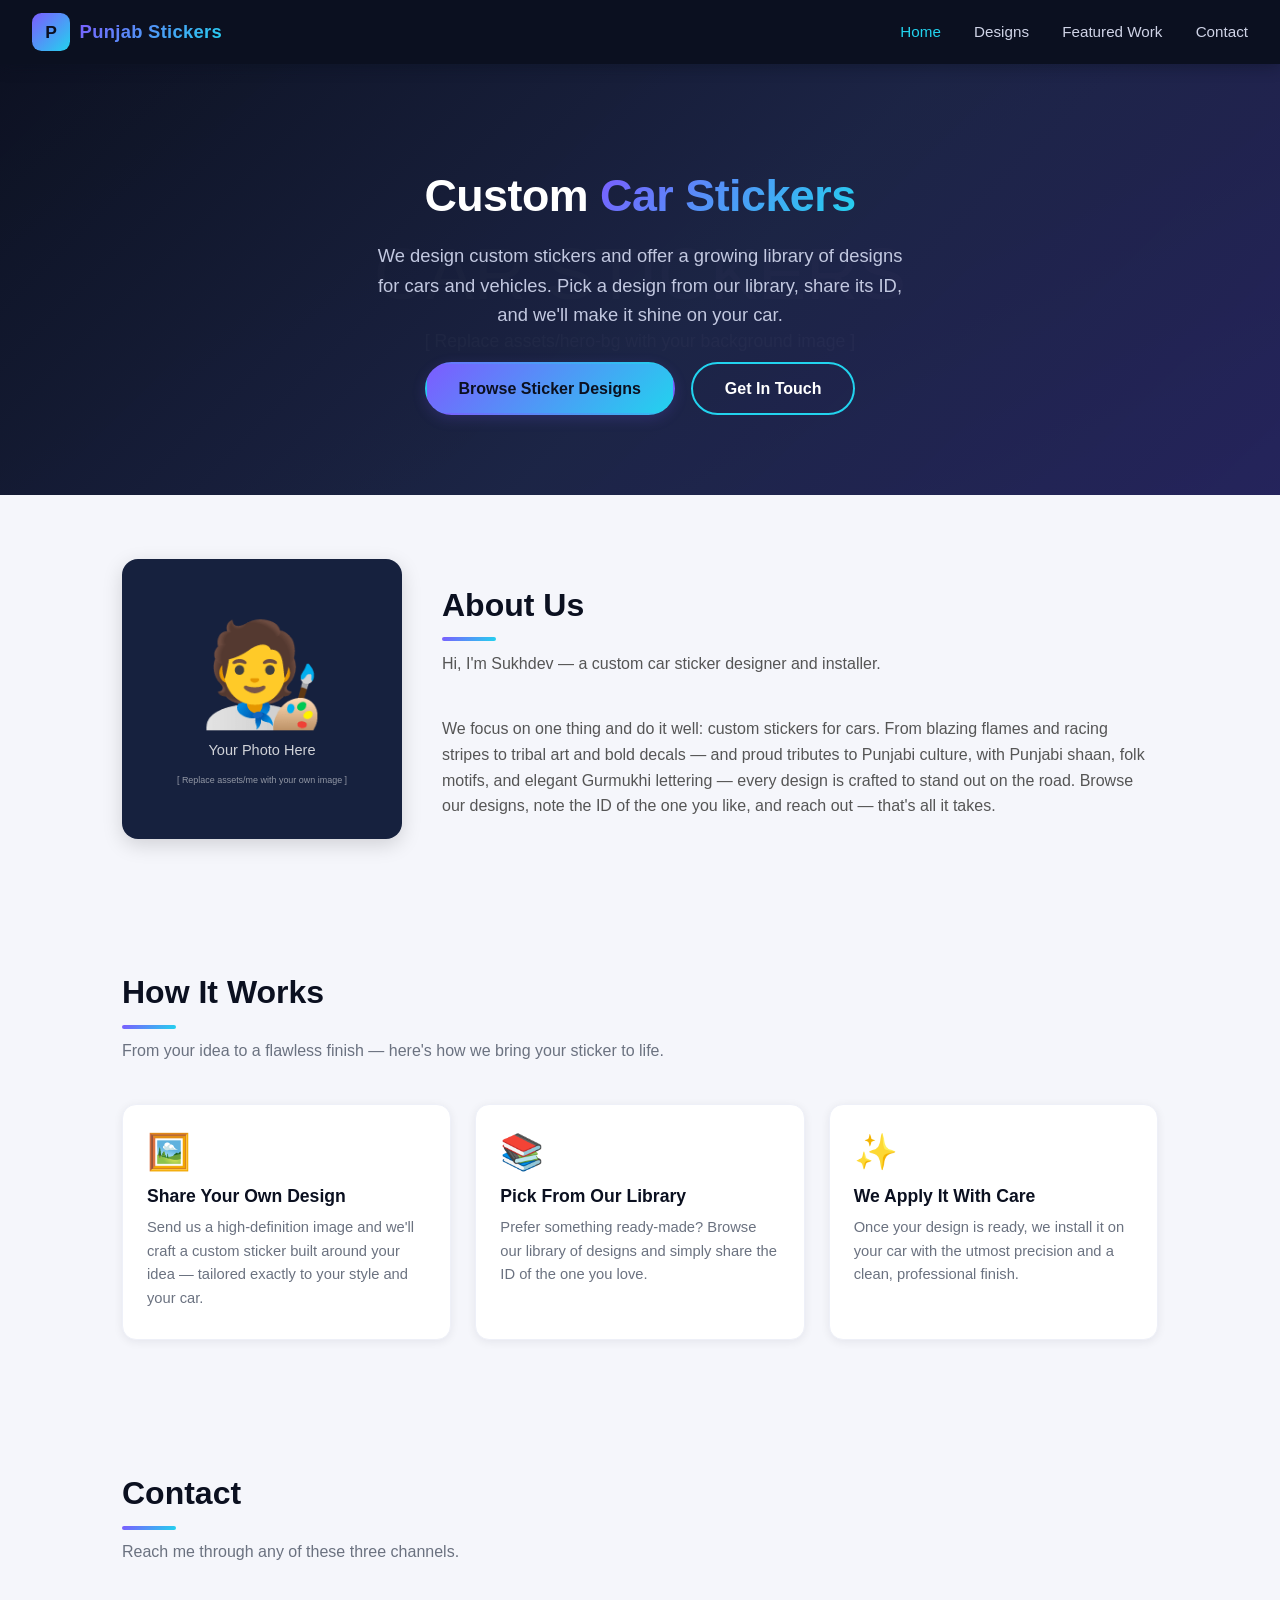
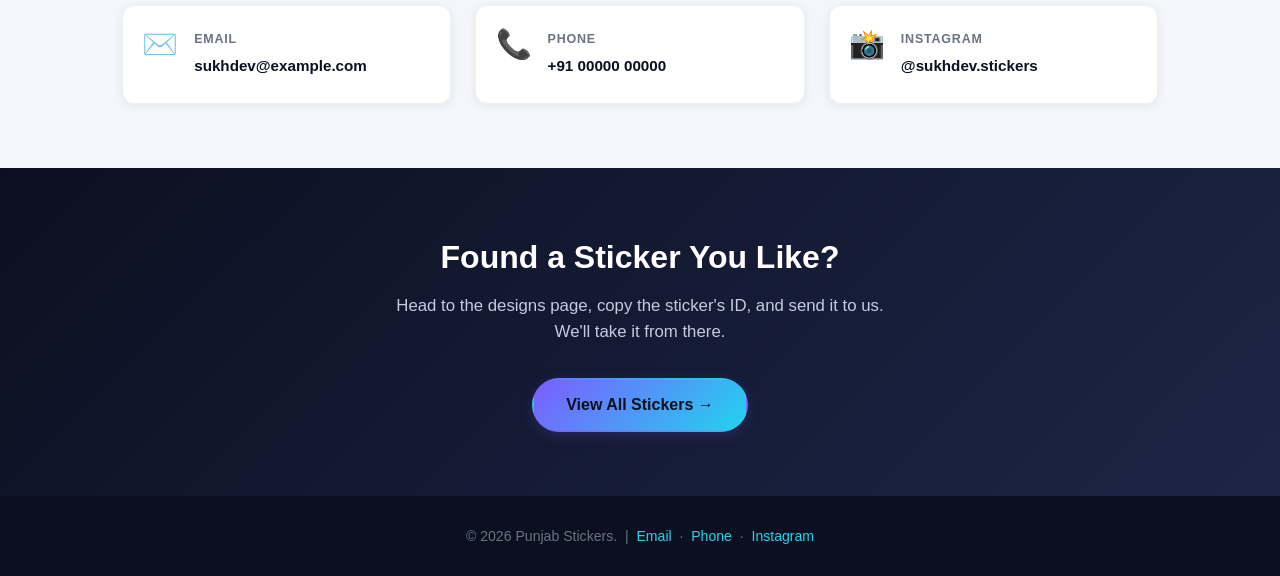
<file: index.html>
<!DOCTYPE html>
<html lang="en">
<head>
  <meta charset="UTF-8" />
  <meta name="viewport" content="width=device-width, initial-scale=1.0" />
  <meta name="description" content="Custom car sticker design. Browse sticker designs by ID, see featured work, and get in touch." />
  <!-- Title is built from this label + the brand name (see js/site.js) -->
  <title>Custom Car Stickers</title>
  <link rel="stylesheet" href="css/style.css" />
  <script src="js/site.js" defer></script>
</head>
<body data-page-title="Custom Car Stickers">

  <!-- ===== Header ===== -->
  <header>
    <!-- Replace assets/logo.svg with your own website logo -->
    <a href="index.html" class="logo">
      <img src="assets/logo.svg" alt="Car stickers logo" class="logo-img" />
      <span class="brand-name" data-brand></span>
    </a>
    <nav>
      <a href="index.html" class="active">Home</a>
      <a href="designs.html">Designs</a>
      <a href="featuredwork.html">Featured Work</a>
      <a href="#contact">Contact</a>
    </nav>
  </header>

  <!-- ===== Hero ===== -->
  <!-- Background image lives in CSS (.hero) → replace assets/hero-bg.svg with your image -->
  <div class="hero">
    <div class="hero-overlay">
      <h1>Custom <span>Car Stickers</span></h1>
      <p class="tagline">We design custom stickers and offer a growing library of designs for cars and vehicles. Pick a design from our library, share its ID, and we'll make it shine on your car.</p>
      <div class="hero-actions">
        <a href="designs.html" class="btn btn-primary">Browse Sticker Designs</a>
        <a href="#contact" class="btn btn-outline">Get In Touch</a>
      </div>
    </div>
  </div>

  <!-- ===== About / Own Image ===== -->
  <section id="about">
    <div class="about-grid">
      <div class="about-photo">
        <!-- Replace assets/me.svg with your own photo -->
        <img src="assets/me.svg" alt="Sukhdev, car sticker designer" />
      </div>
      <div class="about-text">
        <h2>About Us</h2>
        <p class="section-sub">Hi, I'm Sukhdev — a custom car sticker designer and installer.</p>
        <p>We focus on one thing and do it well: custom stickers for cars. From blazing flames and
          racing stripes to tribal art and bold decals — and proud tributes to Punjabi culture, with
          Punjabi shaan, folk motifs, and elegant Gurmukhi lettering — every design is crafted to
          stand out on the road. Browse our designs, note the ID of the one you like, and reach out —
          that's all it takes.</p>
      </div>
    </div>
  </section>

  <!-- ===== How It Works / Business Idea ===== -->
  <section id="how-it-works">
    <h2>How It Works</h2>
    <p class="section-sub">From your idea to a flawless finish — here's how we bring your sticker to life.</p>

    <div class="steps-grid">
      <div class="step-card">
        <div class="step-icon">🖼️</div>
        <h3>Share Your Own Design</h3>
        <p>Send us a high-definition image and we'll craft a custom sticker built around your idea —
          tailored exactly to your style and your car.</p>
      </div>

      <div class="step-card">
        <div class="step-icon">📚</div>
        <h3>Pick From Our Library</h3>
        <p>Prefer something ready-made? Browse our library of designs and simply share the ID of the
          one you love.</p>
      </div>

      <div class="step-card">
        <div class="step-icon">✨</div>
        <h3>We Apply It With Care</h3>
        <p>Once your design is ready, we install it on your car with the utmost precision and a clean,
          professional finish.</p>
      </div>
    </div>
  </section>
  <section id="contact">
    <h2>Contact</h2>
    <p class="section-sub">Reach me through any of these three channels.</p>

    <div class="contact-grid">
      <!-- Replace the placeholder values below with your real details -->
      <div class="contact-card">
        <div class="icon">✉️</div>
        <div class="info">
          <strong>Email</strong>
          <a href="mailto:sukhdev@example.com">sukhdev@example.com</a>
        </div>
      </div>

      <div class="contact-card">
        <div class="icon">📞</div>
        <div class="info">
          <strong>Phone</strong>
          <a href="tel:+910000000000">+91 00000 00000</a>
        </div>
      </div>

      <div class="contact-card">
        <div class="icon">📸</div>
        <div class="info">
          <strong>Instagram</strong>
          <a href="https://instagram.com/sukhdev.stickers" target="_blank" rel="noopener noreferrer">@sukhdev.stickers</a>
        </div>
      </div>
    </div>
  </section>

  <!-- ===== CTA Banner ===== -->
  <div class="cta-banner">
    <h2>Found a Sticker You Like?</h2>
    <p>Head to the designs page, copy the sticker's ID, and send it to us. We'll take it from there.</p>
    <a href="designs.html" class="btn btn-primary">View All Stickers →</a>
  </div>

  <!-- ===== Footer ===== -->
  <footer>
    <p>&copy; <span data-year></span> <span data-brand></span>. &nbsp;|&nbsp;
      <a href="mailto:sukhdev@example.com">Email</a> &nbsp;·&nbsp;
      <a href="tel:+910000000000">Phone</a> &nbsp;·&nbsp;
      <a href="https://instagram.com/sukhdev.stickers" target="_blank" rel="noopener noreferrer">Instagram</a>
    </p>
  </footer>

</body>
</html>
</file>
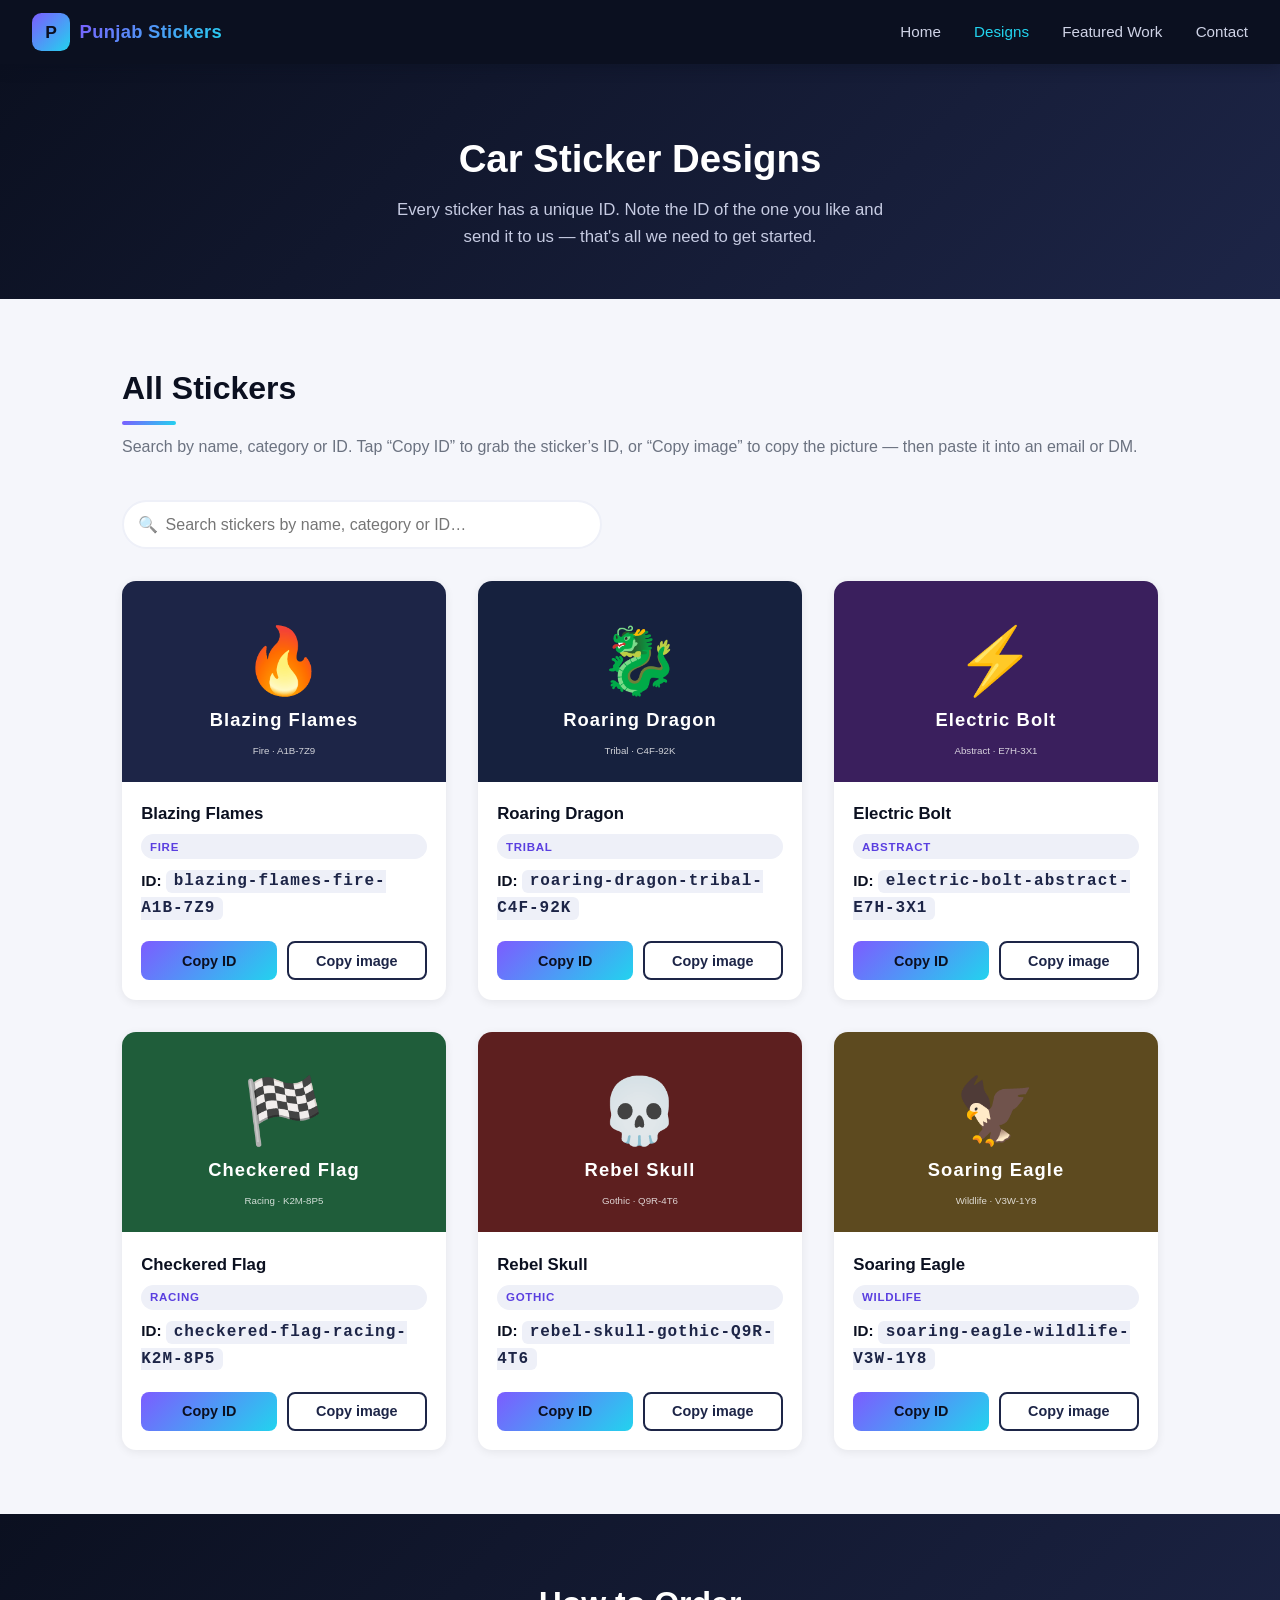
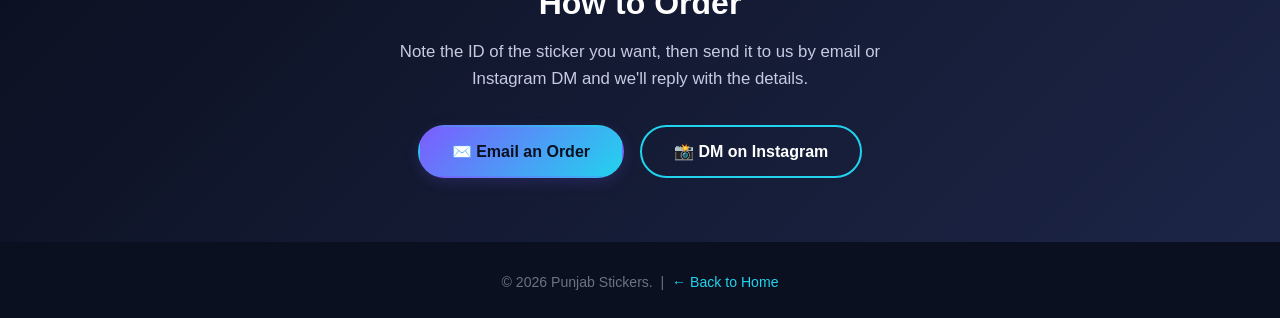
<file: designs.html>
<!DOCTYPE html>
<html lang="en">
<head>
  <meta charset="UTF-8" />
  <meta name="viewport" content="width=device-width, initial-scale=1.0" />
  <meta name="description" content="Browse car sticker designs. Search by name, ID or category, then tell me the ID of the one you want." />
  <title>Sticker Designs</title>
  <link rel="stylesheet" href="css/style.css" />
  <script src="js/site.js" defer></script>
</head>
<body data-page-title="Sticker Designs">

  <!-- ===== Header ===== -->
  <header>
    <a href="index.html" class="logo">
      <img src="assets/logo.svg" alt="Car stickers logo" class="logo-img" />
      <span class="brand-name" data-brand></span>
    </a>
    <nav>
      <a href="index.html">Home</a>
      <a href="designs.html" class="active">Designs</a>
      <a href="featuredwork.html">Featured Work</a>
      <a href="index.html#contact">Contact</a>
    </nav>
  </header>

  <!-- ===== Page Hero ===== -->
  <div class="page-hero">
    <h1>Car Sticker Designs</h1>
    <p>Every sticker has a unique ID. Note the ID of the one you like and send it to us — that's all we need to get started.</p>
  </div>

  <!-- ===== Stickers Grid ===== -->
  <section>
    <h2>All Stickers</h2>
    <p class="section-sub">Search by name, category or ID. Tap “Copy ID” to grab the sticker’s ID, or “Copy image” to copy the picture — then paste it into an email or DM.</p>

    <!-- Search filters the cards below by name, category or ID (substring match) -->
    <div class="search-bar">
      <span class="search-icon" aria-hidden="true">🔍</span>
      <label for="sticker-search" class="sr-only" style="position:absolute;left:-9999px;">Search stickers</label>
      <input type="search" id="sticker-search" placeholder="Search stickers by name, category or ID…" autocomplete="off" />
    </div>

    <div class="designs-grid">

      <!-- Each card's ID matches its file name in /stickers: name-category-XXX-YYY -->
      <!-- Blazing Flames -->
      <div class="design-card" data-name="Blazing Flames" data-category="Fire" data-id="blazing-flames-fire-A1B-7Z9">
        <div class="img-wrap">
          <img src="stickers/blazing-flames-fire-A1B-7Z9.svg" alt="Blazing Flames car sticker (Fire)" loading="lazy" />
        </div>
        <div class="card-body">
          <h3>Blazing Flames</h3>
          <span class="tag">Fire</span>
          <span class="sticker-id">ID: <code>blazing-flames-fire-A1B-7Z9</code></span>
        </div>
        <div class="card-actions">
          <button type="button" class="copy-id" data-id="blazing-flames-fire-A1B-7Z9">Copy ID</button>
          <button type="button" class="copy-img">Copy image</button>
        </div>
      </div>

      <!-- Roaring Dragon -->
      <div class="design-card" data-name="Roaring Dragon" data-category="Tribal" data-id="roaring-dragon-tribal-C4F-92K">
        <div class="img-wrap">
          <img src="stickers/roaring-dragon-tribal-C4F-92K.svg" alt="Roaring Dragon car sticker (Tribal)" loading="lazy" />
        </div>
        <div class="card-body">
          <h3>Roaring Dragon</h3>
          <span class="tag">Tribal</span>
          <span class="sticker-id">ID: <code>roaring-dragon-tribal-C4F-92K</code></span>
        </div>
        <div class="card-actions">
          <button type="button" class="copy-id" data-id="roaring-dragon-tribal-C4F-92K">Copy ID</button>
          <button type="button" class="copy-img">Copy image</button>
        </div>
      </div>

      <!-- Electric Bolt -->
      <div class="design-card" data-name="Electric Bolt" data-category="Abstract" data-id="electric-bolt-abstract-E7H-3X1">
        <div class="img-wrap">
          <img src="stickers/electric-bolt-abstract-E7H-3X1.svg" alt="Electric Bolt car sticker (Abstract)" loading="lazy" />
        </div>
        <div class="card-body">
          <h3>Electric Bolt</h3>
          <span class="tag">Abstract</span>
          <span class="sticker-id">ID: <code>electric-bolt-abstract-E7H-3X1</code></span>
        </div>
        <div class="card-actions">
          <button type="button" class="copy-id" data-id="electric-bolt-abstract-E7H-3X1">Copy ID</button>
          <button type="button" class="copy-img">Copy image</button>
        </div>
      </div>

      <!-- Checkered Flag -->
      <div class="design-card" data-name="Checkered Flag" data-category="Racing" data-id="checkered-flag-racing-K2M-8P5">
        <div class="img-wrap">
          <img src="stickers/checkered-flag-racing-K2M-8P5.svg" alt="Checkered Flag car sticker (Racing)" loading="lazy" />
        </div>
        <div class="card-body">
          <h3>Checkered Flag</h3>
          <span class="tag">Racing</span>
          <span class="sticker-id">ID: <code>checkered-flag-racing-K2M-8P5</code></span>
        </div>
        <div class="card-actions">
          <button type="button" class="copy-id" data-id="checkered-flag-racing-K2M-8P5">Copy ID</button>
          <button type="button" class="copy-img">Copy image</button>
        </div>
      </div>

      <!-- Rebel Skull -->
      <div class="design-card" data-name="Rebel Skull" data-category="Gothic" data-id="rebel-skull-gothic-Q9R-4T6">
        <div class="img-wrap">
          <img src="stickers/rebel-skull-gothic-Q9R-4T6.svg" alt="Rebel Skull car sticker (Gothic)" loading="lazy" />
        </div>
        <div class="card-body">
          <h3>Rebel Skull</h3>
          <span class="tag">Gothic</span>
          <span class="sticker-id">ID: <code>rebel-skull-gothic-Q9R-4T6</code></span>
        </div>
        <div class="card-actions">
          <button type="button" class="copy-id" data-id="rebel-skull-gothic-Q9R-4T6">Copy ID</button>
          <button type="button" class="copy-img">Copy image</button>
        </div>
      </div>

      <!-- Soaring Eagle -->
      <div class="design-card" data-name="Soaring Eagle" data-category="Wildlife" data-id="soaring-eagle-wildlife-V3W-1Y8">
        <div class="img-wrap">
          <img src="stickers/soaring-eagle-wildlife-V3W-1Y8.svg" alt="Soaring Eagle car sticker (Wildlife)" loading="lazy" />
        </div>
        <div class="card-body">
          <h3>Soaring Eagle</h3>
          <span class="tag">Wildlife</span>
          <span class="sticker-id">ID: <code>soaring-eagle-wildlife-V3W-1Y8</code></span>
        </div>
        <div class="card-actions">
          <button type="button" class="copy-id" data-id="soaring-eagle-wildlife-V3W-1Y8">Copy ID</button>
          <button type="button" class="copy-img">Copy image</button>
        </div>
      </div>

    </div>

    <!-- Shown by the search script when nothing matches -->
    <p class="no-results" hidden>No stickers match your search. Try a different name, category or ID.</p>
  </section>

  <!-- ===== How to order CTA ===== -->
  <div class="cta-banner">
    <h2>How to Order</h2>
    <p>Note the ID of the sticker you want, then send it to us by email or Instagram DM and we'll reply with the details.</p>
    <div class="cta-actions">
      <a href="mailto:sukhdev@example.com?subject=Sticker%20order&body=Hi%2C%20I%27d%20like%20the%20sticker%20with%20ID%3A%20" class="btn btn-primary">✉️ Email an Order</a>
      <a href="https://instagram.com/sukhdev.stickers" target="_blank" rel="noopener noreferrer" class="btn btn-outline">📸 DM on Instagram</a>
    </div>
  </div>

  <!-- ===== Footer ===== -->
  <footer>
    <p>&copy; <span data-year></span> <span data-brand></span>. &nbsp;|&nbsp;
      <a href="index.html">← Back to Home</a>
    </p>
  </footer>

  <script>
    // Briefly show a confirmation label on a copy button, then restore it.
    var flashButton = function (btn, msg) {
      var original = btn.getAttribute('data-label') || btn.textContent;
      btn.setAttribute('data-label', original);
      btn.textContent = msg;
      btn.classList.add('copied');
      setTimeout(function () {
        btn.textContent = original;
        btn.classList.remove('copied');
      }, 1500);
    };

    // "Copy ID" — copy a sticker's ID to the clipboard so customers can paste
    // it into an email or DM.
    document.querySelectorAll('.copy-id').forEach(function (btn) {
      btn.addEventListener('click', function () {
        var id = btn.getAttribute('data-id');
        var done = function () { flashButton(btn, 'Copied ID ✓'); };
        if (navigator.clipboard && navigator.clipboard.writeText) {
          navigator.clipboard.writeText(id).then(done, done);
        } else {
          done();
        }
      });
    });

    // "Copy image" — rasterise the (SVG) sticker to a PNG and copy it to the
    // clipboard so customers can paste the picture straight into a message.
    document.querySelectorAll('.copy-img').forEach(function (btn) {
      btn.addEventListener('click', function () {
        var card = btn.closest('.design-card');
        var img = card ? card.querySelector('img') : null;
        var done = function () { flashButton(btn, 'Copied image ✓'); };
        var fail = function () { flashButton(btn, 'Copy failed'); };

        var canRichCopy = !!(navigator.clipboard &&
          navigator.clipboard.write &&
          typeof ClipboardItem !== 'undefined');

        if (!canRichCopy || !img || !img.getAttribute('src')) {
          fail();
          return;
        }

        var loader = new Image();
        loader.crossOrigin = 'anonymous';
        loader.onload = function () {
          try {
            var canvas = document.createElement('canvas');
            canvas.width = loader.naturalWidth || 600;
            canvas.height = loader.naturalHeight || 372;
            canvas.getContext('2d').drawImage(loader, 0, 0, canvas.width, canvas.height);
            canvas.toBlob(function (blob) {
              if (!blob) { fail(); return; }
              var item = new ClipboardItem({ 'image/png': blob });
              navigator.clipboard.write([item]).then(done, fail);
            }, 'image/png');
          } catch (e) {
            fail();
          }
        };
        loader.onerror = fail;
        loader.src = img.getAttribute('src');
      });
    });

    // Live search: filter cards by substring of name, category or ID.
    (function () {
      var input = document.getElementById('sticker-search');
      var cards = Array.prototype.slice.call(document.querySelectorAll('.design-card'));
      var noResults = document.querySelector('.no-results');
      if (!input) return;

      input.addEventListener('input', function () {
        var q = input.value.trim().toLowerCase();
        var visible = 0;
        cards.forEach(function (card) {
          var haystack = [
            card.getAttribute('data-name'),
            card.getAttribute('data-category'),
            card.getAttribute('data-id')
          ].join(' ').toLowerCase();
          var match = q === '' || haystack.indexOf(q) !== -1;
          card.hidden = !match;
          if (match) visible++;
        });
        if (noResults) noResults.hidden = visible !== 0;
      });
    })();
  </script>

</body>
</html>
</file>
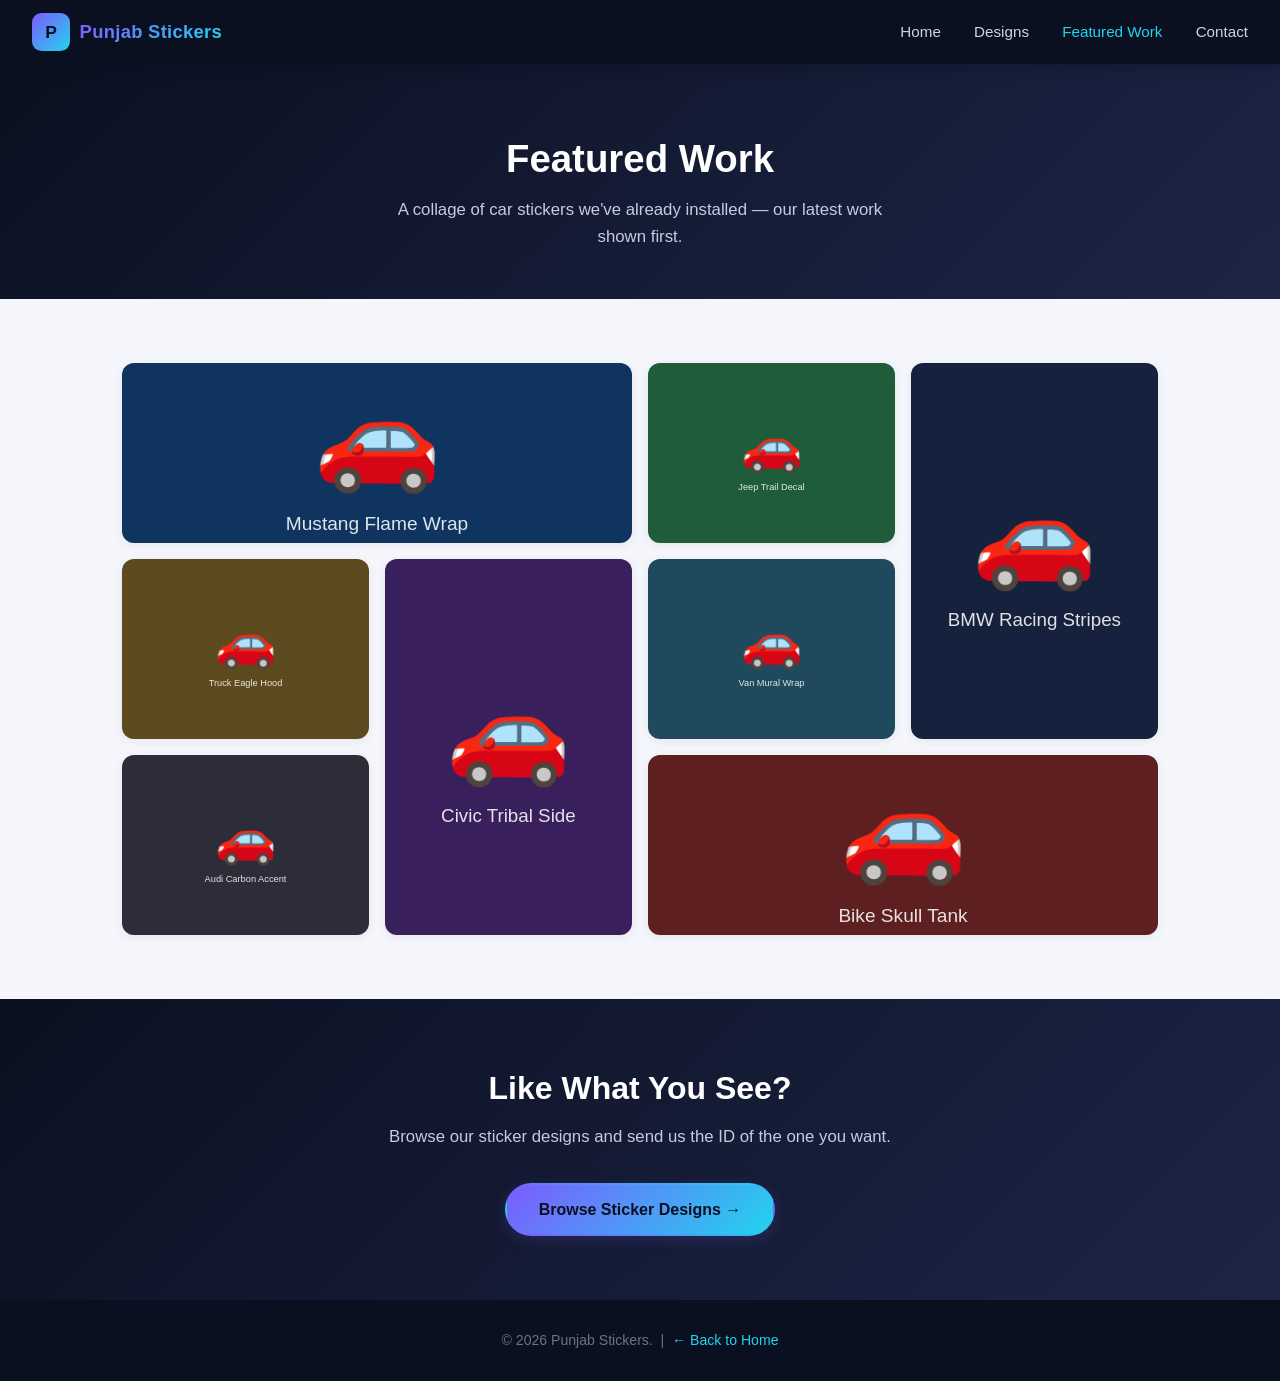
<file: featuredwork.html>
<!DOCTYPE html>
<html lang="en">
<head>
  <meta charset="UTF-8" />
  <meta name="viewport" content="width=device-width, initial-scale=1.0" />
  <meta name="description" content="A collage of car sticker jobs completed — newest work first." />
  <title>Featured Work</title>
  <link rel="stylesheet" href="css/style.css" />
  <script src="js/site.js" defer></script>
</head>
<body data-page-title="Featured Work">

  <!-- ===== Header ===== -->
  <header>
    <a href="index.html" class="logo">
      <img src="assets/logo.svg" alt="Car stickers logo" class="logo-img" />
      <span class="brand-name" data-brand></span>
    </a>
    <nav>
      <a href="index.html">Home</a>
      <a href="designs.html">Designs</a>
      <a href="featuredwork.html" class="active">Featured Work</a>
      <a href="index.html#contact">Contact</a>
    </nav>
  </header>

  <!-- ===== Page Hero ===== -->
  <div class="page-hero">
    <h1>Featured Work</h1>
    <p>A collage of car stickers we've already installed — our latest work shown first.</p>
  </div>

  <!-- ===== Collage ===== -->
  <section>
    <!-- Newest first. Add new images near the top using a YYYY-MM-DD- file name. -->
    <!-- The varied "wide"/"tall" classes create a static collage layout (no shuffle on load). -->
    <div class="collage">
      <figure class="collage-item wide"><img src="featured-work/2026-06-15-mustang-flames.svg" alt="Completed car sticker work" loading="lazy" /></figure>
      <figure class="collage-item"><img src="featured-work/2026-05-28-jeep-trail.svg" alt="Completed car sticker work" loading="lazy" /></figure>
      <figure class="collage-item tall"><img src="featured-work/2026-04-10-bmw-racing.svg" alt="Completed car sticker work" loading="lazy" /></figure>
      <figure class="collage-item"><img src="featured-work/2026-03-02-truck-eagle.svg" alt="Completed car sticker work" loading="lazy" /></figure>
      <figure class="collage-item tall"><img src="featured-work/2026-01-18-civic-tribal.svg" alt="Completed car sticker work" loading="lazy" /></figure>
      <figure class="collage-item wide"><img src="featured-work/2025-12-05-bike-skull.svg" alt="Completed car sticker work" loading="lazy" /></figure>
      <figure class="collage-item"><img src="featured-work/2025-11-20-van-mural.svg" alt="Completed car sticker work" loading="lazy" /></figure>
      <figure class="collage-item"><img src="featured-work/2025-10-08-audi-carbon.svg" alt="Completed car sticker work" loading="lazy" /></figure>
    </div>
  </section>

  <!-- ===== CTA Banner ===== -->
  <div class="cta-banner">
    <h2>Like What You See?</h2>
    <p>Browse our sticker designs and send us the ID of the one you want.</p>
    <a href="designs.html" class="btn btn-primary">Browse Sticker Designs →</a>
  </div>

  <!-- ===== Footer ===== -->
  <footer>
    <p>&copy; <span data-year></span> <span data-brand></span>. &nbsp;|&nbsp;
      <a href="index.html">← Back to Home</a>
    </p>
  </footer>

</body>
</html>
</file>
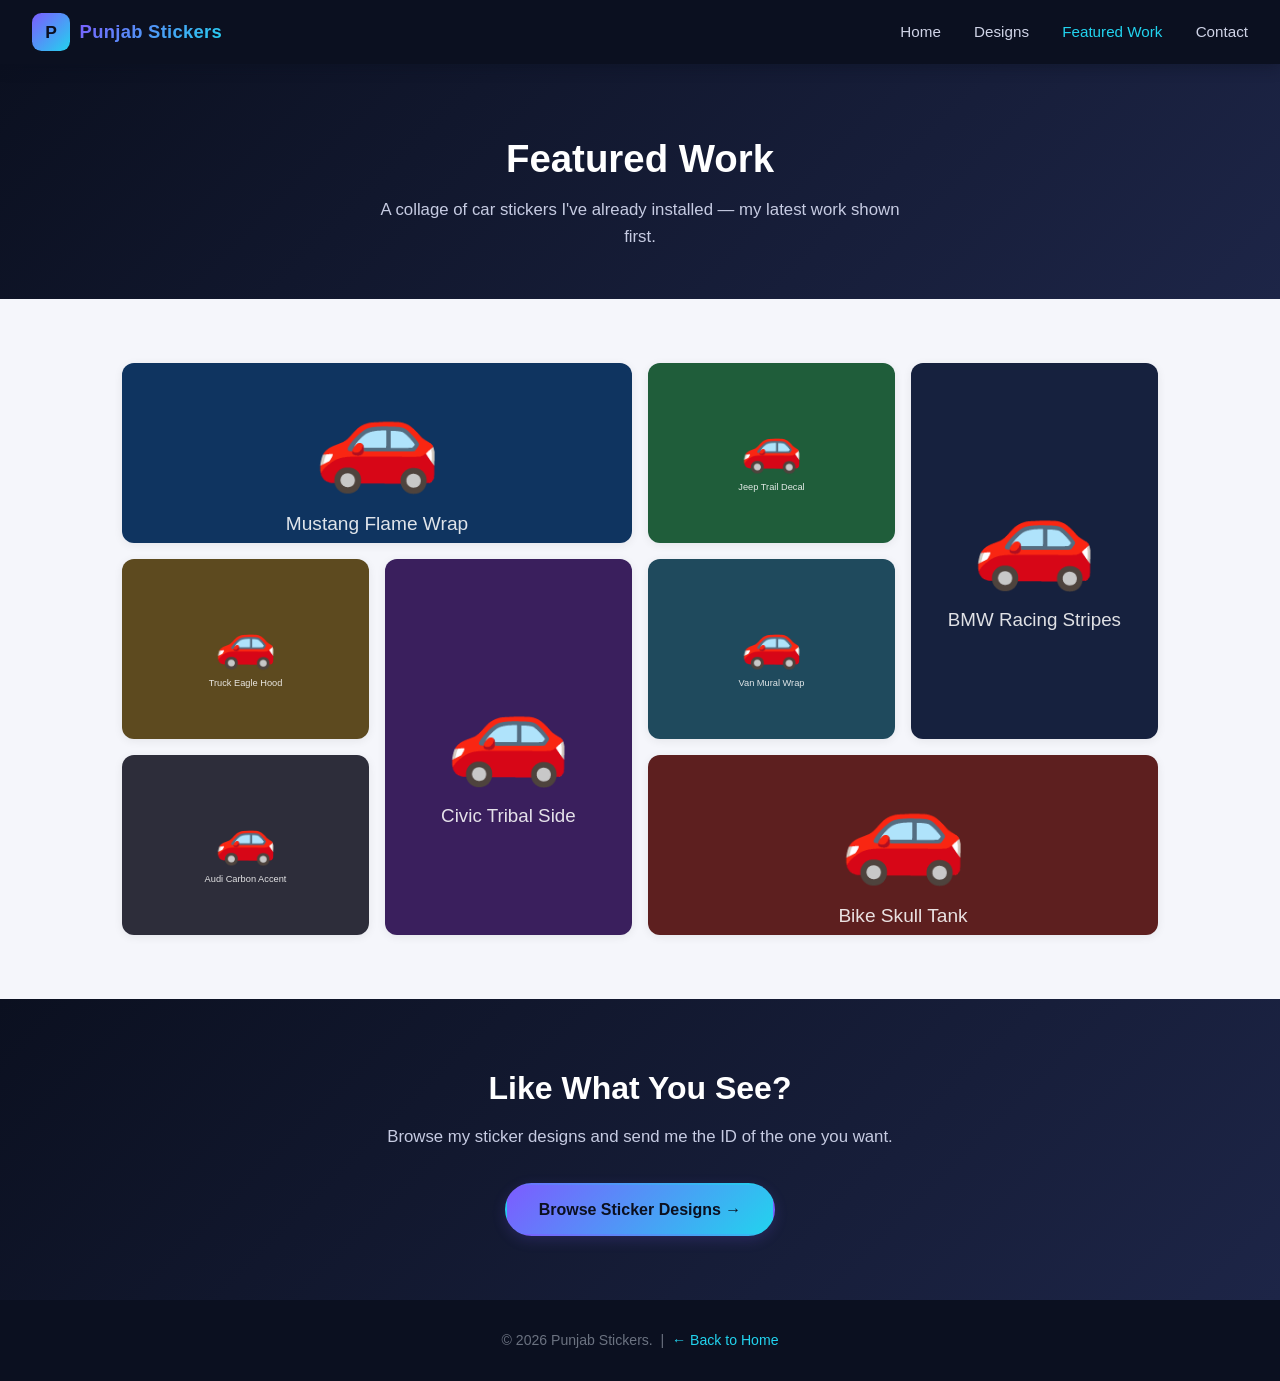
<file: pastwork.html>
<!DOCTYPE html>
<html lang="en">
<head>
  <meta charset="UTF-8" />
  <meta name="viewport" content="width=device-width, initial-scale=1.0" />
  <meta name="description" content="A collage of car sticker jobs completed — newest work first." />
  <title>Featured Work</title>
  <link rel="stylesheet" href="css/style.css" />
  <script src="js/site.js" defer></script>
</head>
<body data-page-title="Featured Work">

  <!-- ===== Header ===== -->
  <header>
    <a href="index.html" class="logo">
      <img src="assets/logo.svg" alt="Car stickers logo" class="logo-img" />
      <span class="brand-name" data-brand></span>
    </a>
    <nav>
      <a href="index.html">Home</a>
      <a href="designs.html">Designs</a>
      <a href="pastwork.html" class="active">Featured Work</a>
      <a href="index.html#contact">Contact</a>
    </nav>
  </header>

  <!-- ===== Page Hero ===== -->
  <div class="page-hero">
    <h1>Featured Work</h1>
    <p>A collage of car stickers I've already installed — my latest work shown first.</p>
  </div>

  <!-- ===== Collage ===== -->
  <section>
    <!-- Newest first. Add new images near the top using a YYYY-MM-DD- file name. -->
    <!-- The varied "wide"/"tall" classes create a static collage layout (no shuffle on load). -->
    <div class="collage">
      <figure class="collage-item wide"><img src="featured-work/2026-06-15-mustang-flames.svg" alt="Completed car sticker work" loading="lazy" /></figure>
      <figure class="collage-item"><img src="featured-work/2026-05-28-jeep-trail.svg" alt="Completed car sticker work" loading="lazy" /></figure>
      <figure class="collage-item tall"><img src="featured-work/2026-04-10-bmw-racing.svg" alt="Completed car sticker work" loading="lazy" /></figure>
      <figure class="collage-item"><img src="featured-work/2026-03-02-truck-eagle.svg" alt="Completed car sticker work" loading="lazy" /></figure>
      <figure class="collage-item tall"><img src="featured-work/2026-01-18-civic-tribal.svg" alt="Completed car sticker work" loading="lazy" /></figure>
      <figure class="collage-item wide"><img src="featured-work/2025-12-05-bike-skull.svg" alt="Completed car sticker work" loading="lazy" /></figure>
      <figure class="collage-item"><img src="featured-work/2025-11-20-van-mural.svg" alt="Completed car sticker work" loading="lazy" /></figure>
      <figure class="collage-item"><img src="featured-work/2025-10-08-audi-carbon.svg" alt="Completed car sticker work" loading="lazy" /></figure>
    </div>
  </section>

  <!-- ===== CTA Banner ===== -->
  <div class="cta-banner">
    <h2>Like What You See?</h2>
    <p>Browse my sticker designs and send me the ID of the one you want.</p>
    <a href="designs.html" class="btn btn-primary">Browse Sticker Designs →</a>
  </div>

  <!-- ===== Footer ===== -->
  <footer>
    <p>&copy; <span data-year></span> <span data-brand></span>. &nbsp;|&nbsp;
      <a href="index.html">← Back to Home</a>
    </p>
  </footer>

</body>
</html>
</file>
<file: css/style.css>
/* ===== Design Tokens / Theme =====
   Modern colour theme. Change a value here once and it updates everywhere. */
:root {
  /* Brand surfaces (dark) */
  --brand-900: #0b1020;
  --brand-800: #141a35;
  --brand-700: #1d2547;

  /* Accents */
  --accent: #7c5cff;        /* vibrant violet */
  --accent-dark: #5a3fe0;
  --accent-2: #22d3ee;      /* electric cyan */
  --gold: #f5b942;          /* warm highlight */

  /* Neutrals */
  --bg: #f5f6fb;
  --surface: #ffffff;
  --surface-2: #eef0f8;
  --text: #1f2333;
  --muted: #6b7280;

  /* Gradients */
  --grad-brand: linear-gradient(135deg, var(--brand-900) 0%, var(--brand-700) 60%, #28215c 100%);
  --grad-accent: linear-gradient(135deg, var(--accent) 0%, var(--accent-2) 100%);

  /* UI */
  --radius: 14px;
  --shadow-sm: 0 2px 10px rgba(17, 20, 40, 0.07);
  --shadow-md: 0 10px 28px rgba(17, 20, 40, 0.14);
}

/* ===== Reset & Base ===== */
*, *::before, *::after {
  box-sizing: border-box;
  margin: 0;
  padding: 0;
}

html {
  scroll-behavior: smooth;
}

body {
  font-family: 'Segoe UI', Tahoma, Geneva, Verdana, sans-serif;
  color: var(--text);
  background: var(--bg);
  line-height: 1.6;
}

a {
  color: inherit;
  text-decoration: none;
}

img {
  display: block;
  max-width: 100%;
}

/* ===== Header / Nav ===== */
header {
  background: var(--brand-900);
  color: #fff;
  padding: 0 2rem;
  position: sticky;
  top: 0;
  z-index: 100;
  display: flex;
  align-items: center;
  justify-content: space-between;
  height: 64px;
  box-shadow: 0 2px 14px rgba(11, 16, 32, 0.45);
}

header .logo {
  font-size: 1.4rem;
  font-weight: 700;
  letter-spacing: 0.5px;
  color: #fff;
  display: flex;
  align-items: center;
  gap: 0.6rem;
}

/* Logo image slot — replace assets/logo.svg with your own logo */
header .logo .logo-img {
  height: 38px;
  width: auto;
}

header .logo .brand-name {
  font-size: 1.15rem;
  font-weight: 800;
  letter-spacing: 0.3px;
  background: var(--grad-accent);
  -webkit-background-clip: text;
  background-clip: text;
  -webkit-text-fill-color: transparent;
  color: var(--accent);
}

header nav a {
  margin-left: 1.8rem;
  font-size: 0.95rem;
  font-weight: 500;
  color: #cfd3e6;
  transition: color 0.2s;
}

header nav a:hover,
header nav a.active {
  color: var(--accent-2);
}

/* ===== Hero Section ===== */
.hero {
  /* Background image slot — replace assets/hero-bg.svg with your own image */
  background: linear-gradient(135deg, rgba(11, 16, 32, 0.88) 0%, rgba(29, 37, 71, 0.86) 55%, rgba(40, 33, 92, 0.84) 100%),
              url('../assets/hero-bg.svg') center/cover no-repeat;
  color: #fff;
  text-align: center;
  padding: 6rem 2rem 5rem;
}

.hero-overlay {
  max-width: 640px;
  margin: 0 auto;
}

.hero h1 {
  font-size: 2.8rem;
  font-weight: 800;
  margin-bottom: 0.6rem;
  letter-spacing: -0.5px;
}

.hero h1 span {
  background: var(--grad-accent);
  -webkit-background-clip: text;
  background-clip: text;
  -webkit-text-fill-color: transparent;
  color: var(--accent-2);
}

.hero p.tagline {
  font-size: 1.15rem;
  color: #c2c8e0;
  max-width: 540px;
  margin: 0 auto 2rem;
}

/* Hero / CTA action rows — keep buttons tidy and tappable on mobile */
.hero-actions,
.cta-actions {
  display: flex;
  flex-wrap: wrap;
  justify-content: center;
  gap: 1rem;
}

.btn {
  display: inline-flex;
  align-items: center;
  justify-content: center;
  padding: 0.75rem 2rem;
  border-radius: 30px;
  font-size: 1rem;
  font-weight: 600;
  cursor: pointer;
  transition: transform 0.15s, box-shadow 0.15s, filter 0.15s;
}

.btn:hover {
  transform: translateY(-2px);
  box-shadow: 0 6px 18px rgba(124, 92, 255, 0.22);
}

.btn-primary {
  background: var(--grad-accent);
  color: #0b1020;
  border: 2px solid transparent;
  box-shadow: 0 4px 14px rgba(124, 92, 255, 0.18);
}

.btn-primary:hover {
  filter: brightness(1.05);
}

.btn-outline {
  background: transparent;
  color: #fff;
  border: 2px solid var(--accent-2);
}

.btn-outline:hover {
  background: rgba(34, 211, 238, 0.12);
}

/* ===== Section Common ===== */
section {
  padding: 4rem 2rem;
  max-width: 1100px;
  margin: 0 auto;
}

section h2 {
  font-size: 2rem;
  font-weight: 700;
  margin-bottom: 0.4rem;
  color: var(--brand-900);
}

section h2::after {
  content: '';
  display: block;
  width: 54px;
  height: 4px;
  background: var(--grad-accent);
  margin-top: 0.4rem;
  border-radius: 2px;
}

section .section-sub {
  color: var(--muted);
  margin-bottom: 2.5rem;
  margin-top: 0.6rem;
  font-size: 1rem;
}

/* ===== Contact Section ===== */
.contact-grid {
  display: grid;
  grid-template-columns: repeat(auto-fit, minmax(220px, 1fr));
  gap: 1.5rem;
}

.contact-card {
  background: var(--surface);
  border-radius: 12px;
  padding: 1.5rem 1.2rem;
  display: flex;
  align-items: flex-start;
  gap: 1rem;
  box-shadow: var(--shadow-sm);
  border: 1px solid var(--surface-2);
  transition: transform 0.2s, box-shadow 0.2s;
}

.contact-card:hover {
  transform: translateY(-3px);
  box-shadow: var(--shadow-md);
}

.contact-card .icon {
  font-size: 1.8rem;
  flex-shrink: 0;
  line-height: 1;
}

.contact-card .info {
  min-width: 0;
}

.contact-card .info strong {
  display: block;
  font-size: 0.78rem;
  text-transform: uppercase;
  letter-spacing: 0.8px;
  color: var(--muted);
  margin-bottom: 0.2rem;
}

.contact-card .info a,
.contact-card .info span {
  font-size: 0.95rem;
  font-weight: 600;
  color: var(--brand-900);
  word-break: break-all;
}

.contact-card .info a:hover {
  color: var(--accent-dark);
  text-decoration: underline;
}

/* ===== Work Gallery ===== */
.gallery-grid {
  display: grid;
  grid-template-columns: repeat(auto-fill, minmax(280px, 1fr));
  gap: 1.5rem;
}

.gallery-item {
  background: #fff;
  border-radius: 12px;
  overflow: hidden;
  box-shadow: 0 2px 10px rgba(0, 0, 0, 0.07);
  transition: transform 0.2s, box-shadow 0.2s;
}

.gallery-item:hover {
  transform: translateY(-4px);
  box-shadow: 0 8px 24px rgba(0, 0, 0, 0.13);
}

.gallery-item .img-wrap {
  position: relative;
  padding-top: 65%;
  background: var(--surface-2);
  overflow: hidden;
}

.gallery-item .img-wrap img {
  position: absolute;
  inset: 0;
  width: 100%;
  height: 100%;
  object-fit: cover;
  transition: transform 0.3s;
}

.gallery-item:hover .img-wrap img {
  transform: scale(1.05);
}

.gallery-item .img-placeholder {
  position: absolute;
  inset: 0;
  display: flex;
  flex-direction: column;
  align-items: center;
  justify-content: center;
  color: #aab0c6;
  font-size: 0.9rem;
  gap: 0.5rem;
}

.gallery-item .img-placeholder .ph-icon {
  font-size: 2.4rem;
}

.gallery-item .caption {
  padding: 0.9rem 1rem;
}

.gallery-item .caption h3 {
  font-size: 1rem;
  font-weight: 600;
  color: var(--brand-900);
  margin-bottom: 0.2rem;
}

.gallery-item .caption p {
  font-size: 0.85rem;
  color: var(--muted);
}

/* ===== CTA Banner ===== */
.cta-banner {
  background: linear-gradient(135deg, var(--brand-900), var(--brand-700));
  color: #fff;
  text-align: center;
  padding: 4rem 2rem;
}

.cta-banner h2 {
  font-size: 2rem;
  margin-bottom: 0.6rem;
  color: #fff;
}

.cta-banner h2::after {
  margin: 0.4rem auto 0;
}

.cta-banner p {
  font-size: 1.05rem;
  color: #c6cbe2;
  margin-bottom: 2rem;
  max-width: 520px;
  margin-left: auto;
  margin-right: auto;
}

/* ===== Designs Page ===== */
.page-hero {
  background: linear-gradient(135deg, var(--brand-900) 0%, var(--brand-700) 100%);
  color: #fff;
  text-align: center;
  padding: 4rem 2rem 3rem;
}

.page-hero h1 {
  font-size: 2.4rem;
  font-weight: 800;
  margin-bottom: 0.5rem;
}

.page-hero p {
  font-size: 1.05rem;
  color: #c6cbe2;
  max-width: 520px;
  margin: 0 auto;
}

.designs-grid {
  display: grid;
  grid-template-columns: repeat(auto-fill, minmax(300px, 1fr));
  gap: 2rem;
}

.design-card {
  background: #fff;
  border-radius: 14px;
  overflow: hidden;
  box-shadow: 0 2px 10px rgba(0, 0, 0, 0.07);
  transition: transform 0.2s, box-shadow 0.2s;
  display: flex;
  flex-direction: column;
}

/* Ensure search-filtered cards are hidden; display:flex above would
   otherwise override the browser's default [hidden] { display: none }. */
.design-card[hidden] {
  display: none;
}

.design-card:hover {
  transform: translateY(-5px);
  box-shadow: 0 10px 28px rgba(0, 0, 0, 0.13);
}

.design-card .img-wrap {
  position: relative;
  padding-top: 62%;
  background: var(--surface-2);
  overflow: hidden;
}

.design-card .img-wrap img {
  position: absolute;
  inset: 0;
  width: 100%;
  height: 100%;
  object-fit: cover;
  transition: transform 0.3s;
}

.design-card:hover .img-wrap img {
  transform: scale(1.06);
}

.design-card .img-placeholder {
  position: absolute;
  inset: 0;
  display: flex;
  flex-direction: column;
  align-items: center;
  justify-content: center;
  color: #aab0c6;
  font-size: 0.9rem;
  gap: 0.5rem;
}

.design-card .img-placeholder .ph-icon {
  font-size: 2.6rem;
}

.design-card .card-body {
  padding: 1.2rem;
  flex: 1;
  display: flex;
  flex-direction: column;
  gap: 0.4rem;
}

.design-card .card-body h3 {
  font-size: 1.05rem;
  font-weight: 700;
  color: var(--brand-900);
}

.design-card .card-body .tag {
  display: inline-block;
  font-size: 0.72rem;
  font-weight: 600;
  text-transform: uppercase;
  letter-spacing: 0.7px;
  padding: 0.2rem 0.55rem;
  border-radius: 20px;
  background: var(--surface-2);
  color: var(--accent-dark);
  margin-bottom: 0.2rem;
}

.design-card .card-body p {
  font-size: 0.88rem;
  color: var(--muted);
  flex: 1;
}

.design-card .card-actions {
  display: flex;
  gap: 0.6rem;
  padding: 0 1.2rem 1.2rem;
}

.design-card .card-actions a {
  display: block;
  text-align: center;
  padding: 0.6rem 1rem;
  background: var(--grad-accent);
  color: #0b1020;
  border-radius: 8px;
  font-size: 0.9rem;
  font-weight: 700;
  transition: filter 0.2s;
}

.design-card .card-actions a:hover {
  filter: brightness(1.05);
}

/* ===== About / Own Photo ===== */
.about-grid {
  display: grid;
  grid-template-columns: 280px 1fr;
  gap: 2.5rem;
  align-items: center;
}

.about-photo img {
  width: 100%;
  border-radius: 16px;
  box-shadow: 0 6px 20px rgba(0, 0, 0, 0.15);
  aspect-ratio: 1 / 1;
  object-fit: cover;
  background: var(--surface-2);
}

.about-text h2::after {
  margin-left: 0;
}

.about-text p {
  color: #555;
  margin-top: 0.6rem;
}

/* ===== Sticker ID badge + Copy button ===== */
.design-card .sticker-id {
  font-size: 0.95rem;
  font-weight: 600;
  color: var(--brand-900);
}

.design-card .sticker-id code {
  font-size: 1rem;
  font-weight: 700;
  letter-spacing: 1px;
  color: var(--brand-700);
  background: var(--surface-2);
  padding: 0.15rem 0.5rem;
  border-radius: 6px;
}

.design-card .card-actions .copy-id,
.design-card .card-actions .copy-img {
  flex: 1;
  display: block;
  text-align: center;
  padding: 0.6rem 0.8rem;
  border-radius: 8px;
  font-size: 0.9rem;
  font-weight: 700;
  font-family: inherit;
  cursor: pointer;
  transition: filter 0.2s, background 0.2s, color 0.2s;
}

.design-card .card-actions .copy-id {
  background: var(--grad-accent);
  color: #0b1020;
  border: none;
}

.design-card .card-actions .copy-img {
  background: transparent;
  color: var(--brand-700);
  border: 2px solid var(--brand-700);
}

.design-card .card-actions .copy-id:hover,
.design-card .card-actions .copy-img:hover {
  filter: brightness(1.05);
}

.design-card .card-actions .copy-img:hover {
  background: var(--brand-700);
  color: #fff;
}

.design-card .card-actions .copy-id.copied,
.design-card .card-actions .copy-img.copied {
  background: #18a06b;
  color: #fff;
  border-color: #18a06b;
}

/* ===== Featured Work Collage ===== */
.collage {
  display: grid;
  grid-template-columns: repeat(4, 1fr);
  grid-auto-rows: 180px;
  grid-auto-flow: dense;
  gap: 1rem;
}

.collage-item {
  margin: 0;
  border-radius: 12px;
  overflow: hidden;
  background: var(--surface-2);
  box-shadow: 0 2px 10px rgba(0, 0, 0, 0.07);
}

.collage-item img {
  width: 100%;
  height: 100%;
  object-fit: cover;
  transition: transform 0.3s;
}

.collage-item:hover img {
  transform: scale(1.05);
}

.collage-item.wide {
  grid-column: span 2;
}

.collage-item.tall {
  grid-row: span 2;
}

/* ===== How It Works / Steps ===== */
.steps-grid {
  display: grid;
  grid-template-columns: repeat(auto-fit, minmax(240px, 1fr));
  gap: 1.5rem;
}

.step-card {
  background: var(--surface);
  border-radius: 14px;
  padding: 1.8rem 1.5rem;
  box-shadow: var(--shadow-sm);
  border: 1px solid var(--surface-2);
  transition: transform 0.2s, box-shadow 0.2s;
}

.step-card:hover {
  transform: translateY(-4px);
  box-shadow: var(--shadow-md);
}

.step-card .step-icon {
  font-size: 2.2rem;
  line-height: 1;
  margin-bottom: 0.8rem;
}

.step-card h3 {
  font-size: 1.1rem;
  font-weight: 700;
  color: var(--brand-900);
  margin-bottom: 0.4rem;
}

.step-card p {
  font-size: 0.92rem;
  color: var(--muted);
}

/* ===== Image Lightbox ===== */
.lightbox {
  position: fixed;
  inset: 0;
  z-index: 1000;
  display: none;
  align-items: center;
  justify-content: center;
  padding: 2rem;
  /* Solid colour first so very old browsers without backdrop-filter still
     get a fully opaque, readable overlay; blur is a progressive enhancement. */
  background: rgba(11, 16, 32, 0.92);
  background: rgba(11, 16, 32, 0.85);
  backdrop-filter: blur(2px);
  -webkit-backdrop-filter: blur(2px);
}

.lightbox.open {
  display: flex;
}

/* Scrollable stage so a zoomed-in image can be panned by drag or touch. */
.lightbox-stage {
  max-width: 100%;
  max-height: 100%;
  display: flex;
  align-items: center;
  justify-content: center;
  overflow: auto;
  -webkit-overflow-scrolling: touch;
  border-radius: 12px;
}

.lightbox img {
  max-width: 92vw;
  max-height: 88vh;
  width: auto;
  height: auto;
  border-radius: 12px;
  box-shadow: 0 20px 60px rgba(0, 0, 0, 0.5);
  cursor: zoom-in;
  transition: max-width 0.2s ease, max-height 0.2s ease;
}

/* Deep-zoom state: grow beyond the viewport so the stage can pan around it. */
.lightbox img.zoomed {
  max-width: none;
  max-height: none;
  width: 200%;
  cursor: zoom-out;
}

/* Lock background scrolling while the lightbox is open (feels truly modal). */
body.no-scroll {
  overflow: hidden;
}

.lightbox-close {
  position: absolute;
  top: 1.2rem;
  right: 1.4rem;
  width: 44px;
  height: 44px;
  display: flex;
  align-items: center;
  justify-content: center;
  font-size: 1.6rem;
  line-height: 1;
  color: #fff;
  background: rgba(255, 255, 255, 0.12);
  border: none;
  border-radius: 50%;
  cursor: pointer;
  z-index: 1;
  transition: background 0.2s;
}

.lightbox-close:hover {
  background: rgba(255, 255, 255, 0.25);
}

/* Hint that gallery images can be enlarged */
.design-card .img-wrap,
.collage-item {
  cursor: zoom-in;
}

/* ===== Footer ===== */
footer {
  background: var(--brand-900);
  color: var(--muted);
  text-align: center;
  padding: 1.8rem 2rem;
  font-size: 0.88rem;
}

footer a {
  color: var(--accent-2);
}

footer a:hover {
  text-decoration: underline;
}

/* ===== Sticker Search ===== */
.search-bar {
  position: relative;
  max-width: 480px;
  margin: 0 0 2rem;
}

.search-bar input {
  width: 100%;
  padding: 0.85rem 1rem 0.85rem 2.6rem;
  font-size: 1rem;
  font-family: inherit;
  color: var(--text);
  background: var(--surface);
  border: 2px solid var(--surface-2);
  border-radius: 30px;
  outline: none;
  transition: border-color 0.2s, box-shadow 0.2s;
}

.search-bar input:focus {
  border-color: var(--accent);
  box-shadow: 0 0 0 4px rgba(124, 92, 255, 0.15);
}

.search-bar .search-icon {
  position: absolute;
  left: 1rem;
  top: 50%;
  transform: translateY(-50%);
  font-size: 1rem;
  pointer-events: none;
  opacity: 0.7;
}

.no-results {
  color: var(--muted);
  font-size: 1rem;
  padding: 1rem 0;
}

/* ===== Responsive ===== */
@media (max-width: 900px) {
  .about-grid { grid-template-columns: 1fr; text-align: center; }
  .about-photo { max-width: 260px; margin: 0 auto; }
  .about-text h2::after { margin-left: auto; margin-right: auto; }
  .collage { grid-template-columns: repeat(2, 1fr); }
}

@media (max-width: 600px) {
  /* Stack the header into two centered rows so the brand name never
     collides with the nav links on narrow phones. */
  header {
    padding: 0.6rem 1rem;
    height: auto;
    flex-direction: column;
    justify-content: center;
    gap: 0.5rem;
  }
  header .logo { justify-content: center; }
  header nav {
    display: flex;
    flex-wrap: wrap;
    justify-content: center;
    align-items: center;
    gap: 0.4rem 1.1rem;
  }
  .hero { padding: 4.5rem 1.25rem 4rem; }
  .hero h1 { font-size: 2rem; }
  .hero p.tagline { font-size: 1.05rem; }
  section { padding: 3rem 1.25rem; }
  section h2 { font-size: 1.6rem; }
  header nav a { margin-left: 0; font-size: 0.85rem; }
  header .logo .logo-img { height: 30px; }
  header .logo .brand-name { font-size: 0.95rem; }

  /* Stacked, full-width, easy-to-tap buttons on phones */
  .hero-actions,
  .cta-actions { flex-direction: column; align-items: stretch; gap: 0.75rem; }
  .hero-actions .btn,
  .cta-actions .btn { width: 100%; padding: 0.85rem 1.5rem; }
  .cta-banner { padding: 3rem 1.25rem; }
  .search-bar { max-width: 100%; }

  .collage { grid-template-columns: 1fr; grid-auto-rows: 200px; }
  .collage-item.wide { grid-column: span 1; }
  .collage-item.tall { grid-row: span 1; }

  /* Give the enlarged image more room on small phones: trim the overlay
     padding and let the image use almost the full viewport. */
  .lightbox { padding: 0.5rem; }
  .lightbox img { max-width: 98vw; max-height: 92vh; }
  .lightbox img.zoomed { width: 250%; }
  .lightbox-close { top: 0.6rem; right: 0.6rem; }
}
</file>
